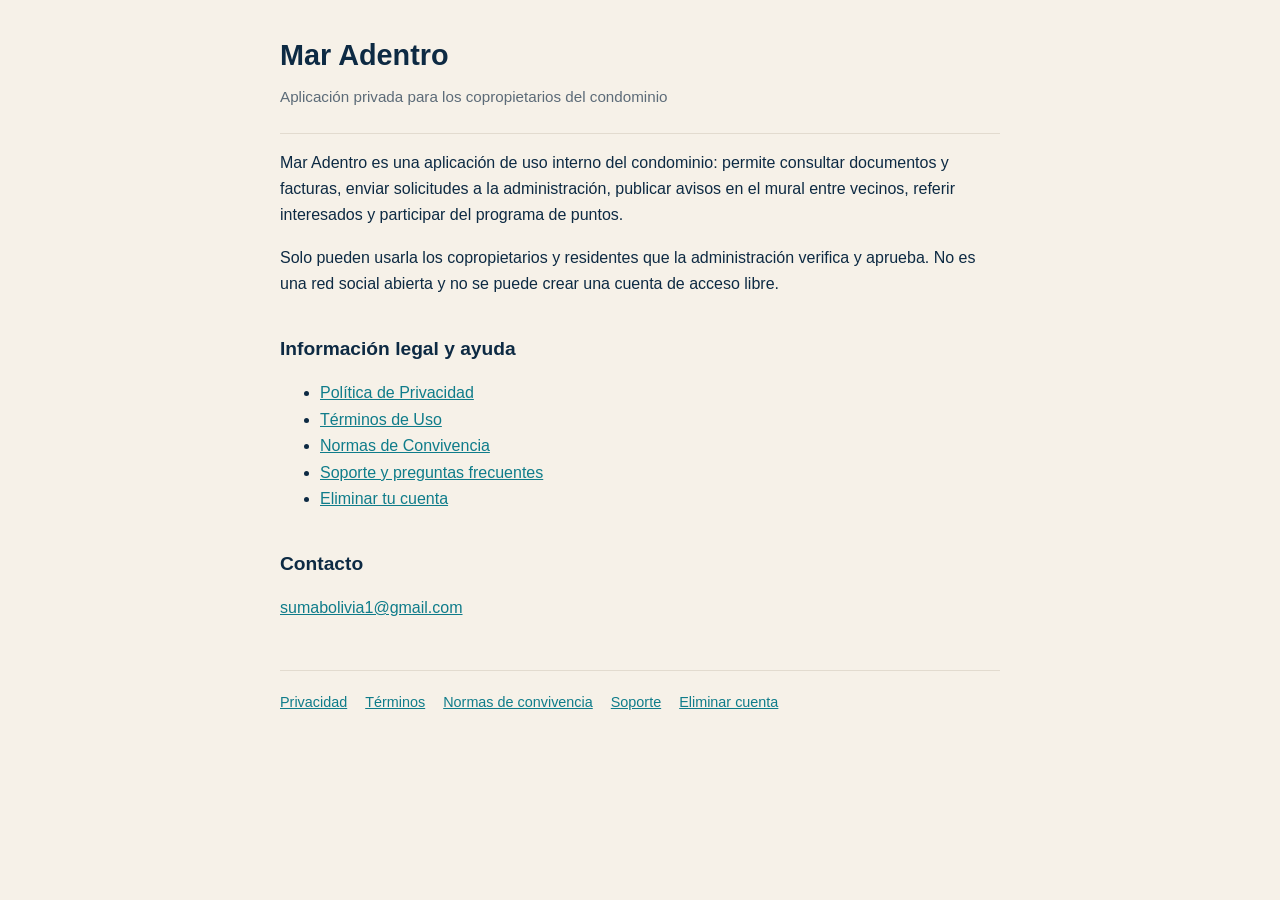
<file: index.html>
<!DOCTYPE html>
<html lang="es">
<head>
<meta charset="utf-8">
<meta name="viewport" content="width=device-width, initial-scale=1">
<title>Mar Adentro — Información legal y soporte</title>
<link rel="stylesheet" href="estilo.css">
</head>
<body>
<header>
  <h1>Mar Adentro</h1>
  <p>Aplicación privada para los copropietarios del condominio</p>
</header>
<main>

<p>Mar Adentro es una aplicación de uso interno del condominio: permite consultar documentos
y facturas, enviar solicitudes a la administración, publicar avisos en el mural entre
vecinos, referir interesados y participar del programa de puntos.</p>

<p>Solo pueden usarla los copropietarios y residentes que la administración verifica y
aprueba. No es una red social abierta y no se puede crear una cuenta de acceso libre.</p>

<h2>Información legal y ayuda</h2>
<ul>
  <li><a href="privacidad.html">Política de Privacidad</a></li>
  <li><a href="terminos.html">Términos de Uso</a></li>
  <li><a href="normas-convivencia.html">Normas de Convivencia</a></li>
  <li><a href="soporte.html">Soporte y preguntas frecuentes</a></li>
  <li><a href="eliminar-cuenta.html">Eliminar tu cuenta</a></li>
</ul>

<h2>Contacto</h2>
<p><a href="mailto:sumabolivia1@gmail.com">sumabolivia1@gmail.com</a></p>

</main>
<nav class="pie">
  <a href="privacidad.html">Privacidad</a>
  <a href="terminos.html">Términos</a>
  <a href="normas-convivencia.html">Normas de convivencia</a>
  <a href="soporte.html">Soporte</a>
  <a href="eliminar-cuenta.html">Eliminar cuenta</a>
</nav>
</body>
</html>
</file>
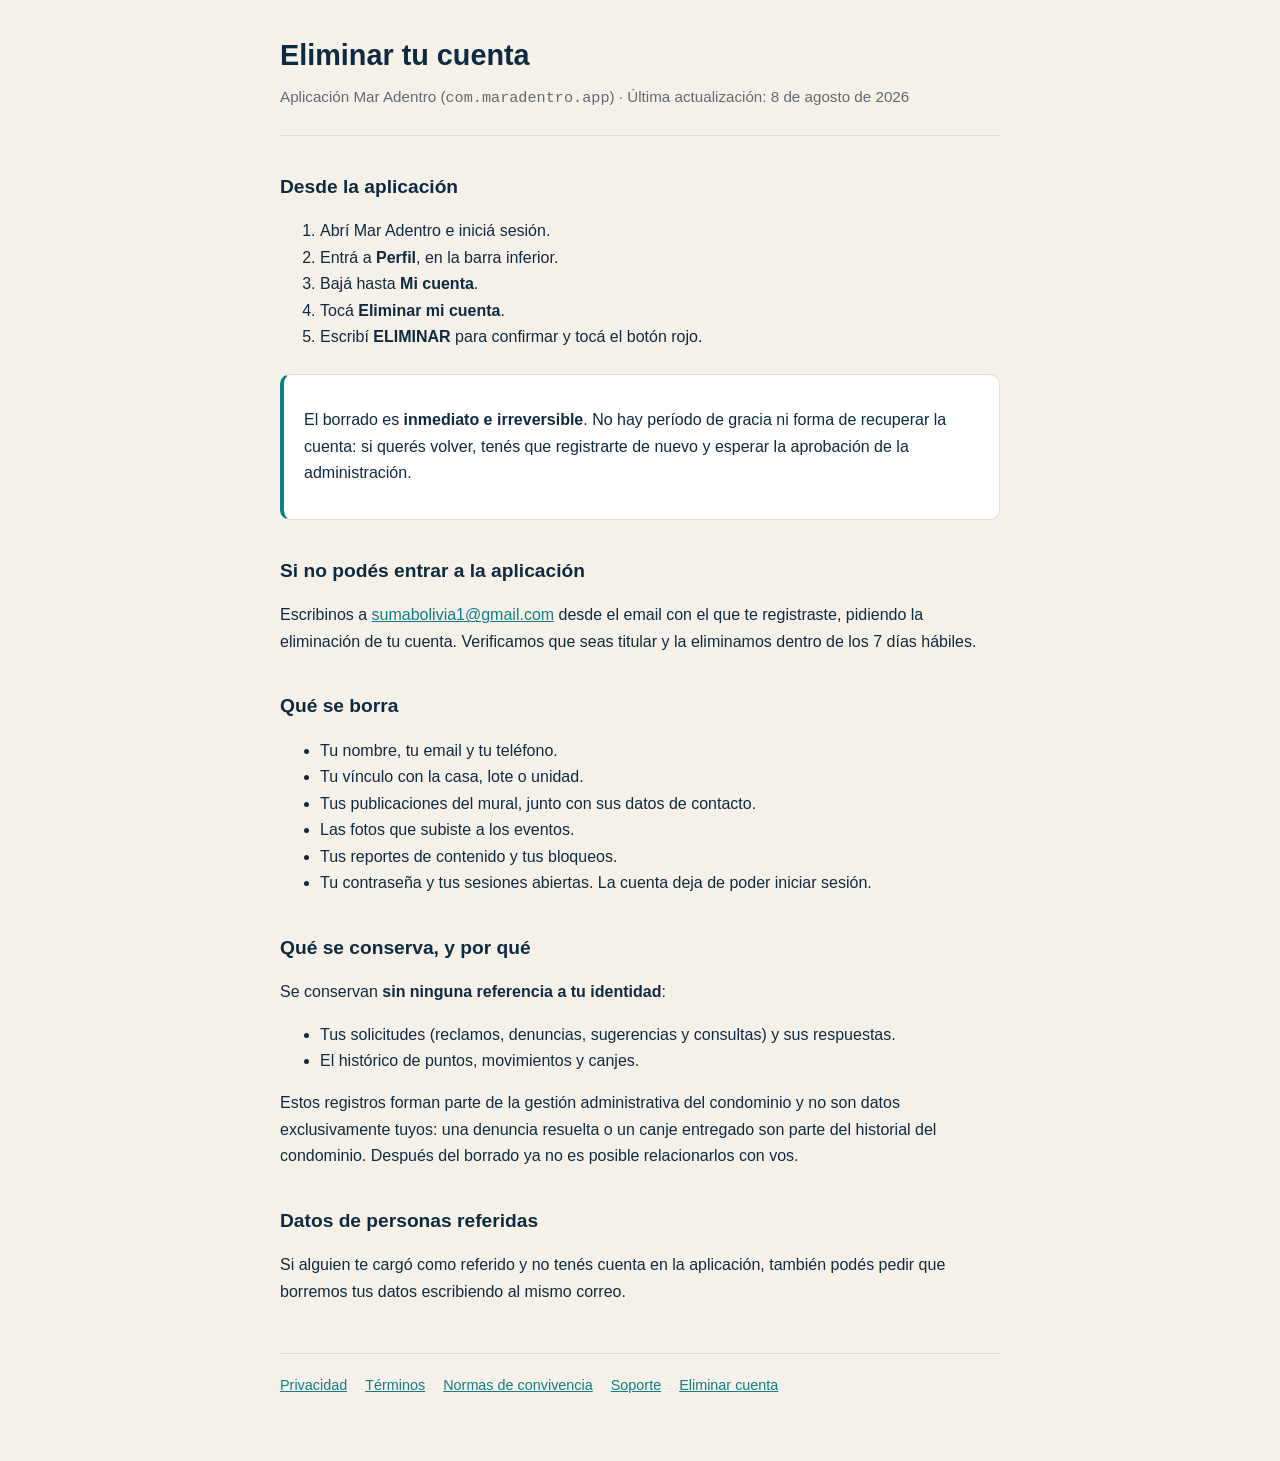
<file: eliminar-cuenta.html>
<!DOCTYPE html>
<html lang="es">
<head>
<meta charset="utf-8">
<meta name="viewport" content="width=device-width, initial-scale=1">
<title>Eliminar tu cuenta — Mar Adentro</title>
<link rel="stylesheet" href="estilo.css">
</head>
<body>
<header>
  <h1>Eliminar tu cuenta</h1>
  <p>Aplicación Mar Adentro (<code>com.maradentro.app</code>) · Última actualización: 8 de agosto de 2026</p>
</header>
<main>

<h2>Desde la aplicación</h2>
<ol>
  <li>Abrí Mar Adentro e iniciá sesión.</li>
  <li>Entrá a <strong>Perfil</strong>, en la barra inferior.</li>
  <li>Bajá hasta <strong>Mi cuenta</strong>.</li>
  <li>Tocá <strong>Eliminar mi cuenta</strong>.</li>
  <li>Escribí <strong>ELIMINAR</strong> para confirmar y tocá el botón rojo.</li>
</ol>

<div class="destacado">
  <p>El borrado es <strong>inmediato e irreversible</strong>. No hay período de gracia ni forma
  de recuperar la cuenta: si querés volver, tenés que registrarte de nuevo y esperar la
  aprobación de la administración.</p>
</div>

<h2>Si no podés entrar a la aplicación</h2>
<p>Escribinos a <a href="mailto:sumabolivia1@gmail.com">sumabolivia1@gmail.com</a>
desde el email con el que te registraste, pidiendo la eliminación de tu cuenta. Verificamos
que seas titular y la eliminamos dentro de los 7 días hábiles.</p>

<h2>Qué se borra</h2>
<ul>
  <li>Tu nombre, tu email y tu teléfono.</li>
  <li>Tu vínculo con la casa, lote o unidad.</li>
  <li>Tus publicaciones del mural, junto con sus datos de contacto.</li>
  <li>Las fotos que subiste a los eventos.</li>
  <li>Tus reportes de contenido y tus bloqueos.</li>
  <li>Tu contraseña y tus sesiones abiertas. La cuenta deja de poder iniciar sesión.</li>
</ul>

<h2>Qué se conserva, y por qué</h2>
<p>Se conservan <strong>sin ninguna referencia a tu identidad</strong>:</p>
<ul>
  <li>Tus solicitudes (reclamos, denuncias, sugerencias y consultas) y sus respuestas.</li>
  <li>El histórico de puntos, movimientos y canjes.</li>
</ul>
<p>Estos registros forman parte de la gestión administrativa del condominio y no son datos
exclusivamente tuyos: una denuncia resuelta o un canje entregado son parte del historial del
condominio. Después del borrado ya no es posible relacionarlos con vos.</p>

<h2>Datos de personas referidas</h2>
<p>Si alguien te cargó como referido y no tenés cuenta en la aplicación, también podés pedir
que borremos tus datos escribiendo al mismo correo.</p>

</main>
<nav class="pie">
  <a href="privacidad.html">Privacidad</a>
  <a href="terminos.html">Términos</a>
  <a href="normas-convivencia.html">Normas de convivencia</a>
  <a href="soporte.html">Soporte</a>
  <a href="eliminar-cuenta.html">Eliminar cuenta</a>
</nav>
</body>
</html>
</file>
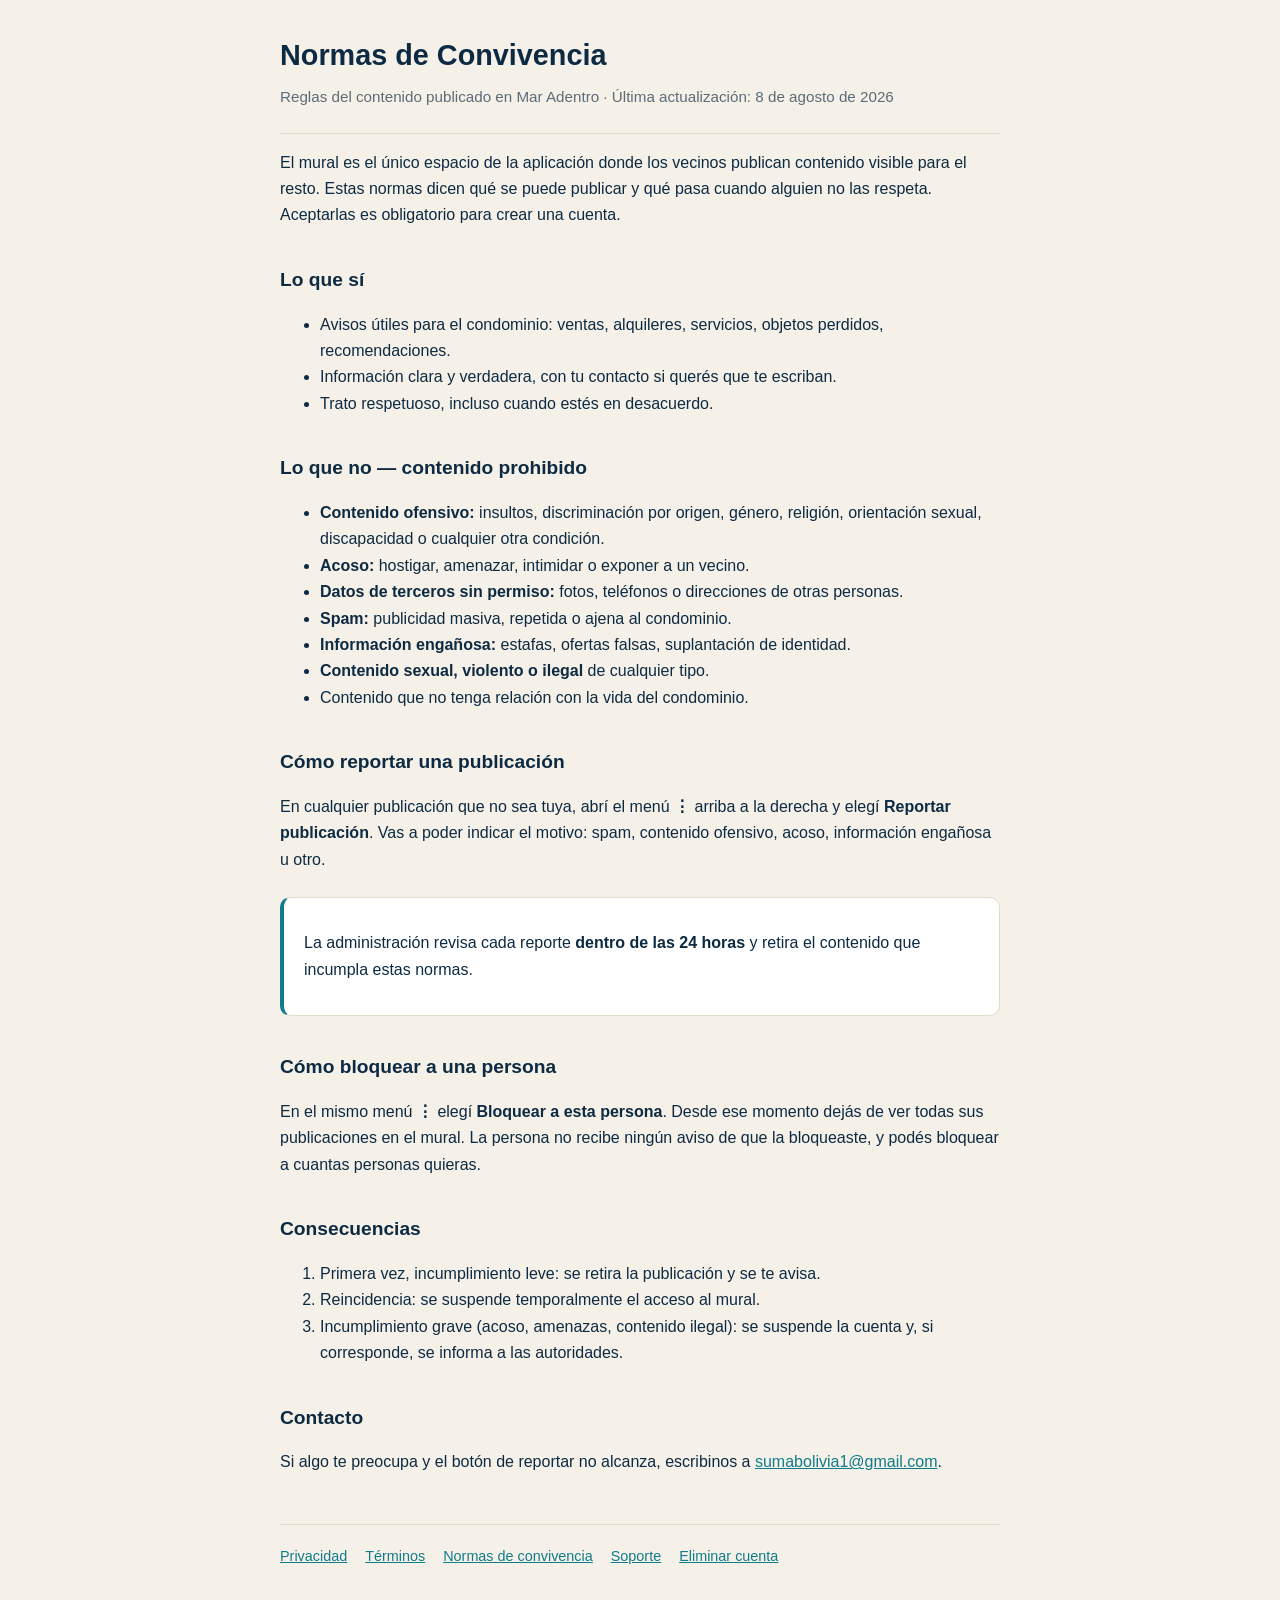
<file: normas-convivencia.html>
<!DOCTYPE html>
<html lang="es">
<head>
<meta charset="utf-8">
<meta name="viewport" content="width=device-width, initial-scale=1">
<title>Normas de Convivencia — Mar Adentro</title>
<link rel="stylesheet" href="estilo.css">
</head>
<body>
<header>
  <h1>Normas de Convivencia</h1>
  <p>Reglas del contenido publicado en Mar Adentro · Última actualización: 8 de agosto de 2026</p>
</header>
<main>

<p>El mural es el único espacio de la aplicación donde los vecinos publican contenido visible
para el resto. Estas normas dicen qué se puede publicar y qué pasa cuando alguien no las
respeta. Aceptarlas es obligatorio para crear una cuenta.</p>

<h2>Lo que sí</h2>
<ul>
  <li>Avisos útiles para el condominio: ventas, alquileres, servicios, objetos perdidos,
      recomendaciones.</li>
  <li>Información clara y verdadera, con tu contacto si querés que te escriban.</li>
  <li>Trato respetuoso, incluso cuando estés en desacuerdo.</li>
</ul>

<h2>Lo que no — contenido prohibido</h2>
<ul>
  <li><strong>Contenido ofensivo:</strong> insultos, discriminación por origen, género,
      religión, orientación sexual, discapacidad o cualquier otra condición.</li>
  <li><strong>Acoso:</strong> hostigar, amenazar, intimidar o exponer a un vecino.</li>
  <li><strong>Datos de terceros sin permiso:</strong> fotos, teléfonos o direcciones de otras
      personas.</li>
  <li><strong>Spam:</strong> publicidad masiva, repetida o ajena al condominio.</li>
  <li><strong>Información engañosa:</strong> estafas, ofertas falsas, suplantación de identidad.</li>
  <li><strong>Contenido sexual, violento o ilegal</strong> de cualquier tipo.</li>
  <li>Contenido que no tenga relación con la vida del condominio.</li>
</ul>

<h2>Cómo reportar una publicación</h2>
<p>En cualquier publicación que no sea tuya, abrí el menú <strong>⋮</strong> arriba a la
derecha y elegí <strong>Reportar publicación</strong>. Vas a poder indicar el motivo:
spam, contenido ofensivo, acoso, información engañosa u otro.</p>

<div class="destacado">
  <p>La administración revisa cada reporte <strong>dentro de las 24 horas</strong> y retira
  el contenido que incumpla estas normas.</p>
</div>

<h2>Cómo bloquear a una persona</h2>
<p>En el mismo menú <strong>⋮</strong> elegí <strong>Bloquear a esta persona</strong>. Desde
ese momento dejás de ver todas sus publicaciones en el mural. La persona no recibe ningún
aviso de que la bloqueaste, y podés bloquear a cuantas personas quieras.</p>

<h2>Consecuencias</h2>
<ol>
  <li>Primera vez, incumplimiento leve: se retira la publicación y se te avisa.</li>
  <li>Reincidencia: se suspende temporalmente el acceso al mural.</li>
  <li>Incumplimiento grave (acoso, amenazas, contenido ilegal): se suspende la cuenta y, si
      corresponde, se informa a las autoridades.</li>
</ol>

<h2>Contacto</h2>
<p>Si algo te preocupa y el botón de reportar no alcanza, escribinos a
<a href="mailto:sumabolivia1@gmail.com">sumabolivia1@gmail.com</a>.</p>

</main>
<nav class="pie">
  <a href="privacidad.html">Privacidad</a>
  <a href="terminos.html">Términos</a>
  <a href="normas-convivencia.html">Normas de convivencia</a>
  <a href="soporte.html">Soporte</a>
  <a href="eliminar-cuenta.html">Eliminar cuenta</a>
</nav>
</body>
</html>
</file>
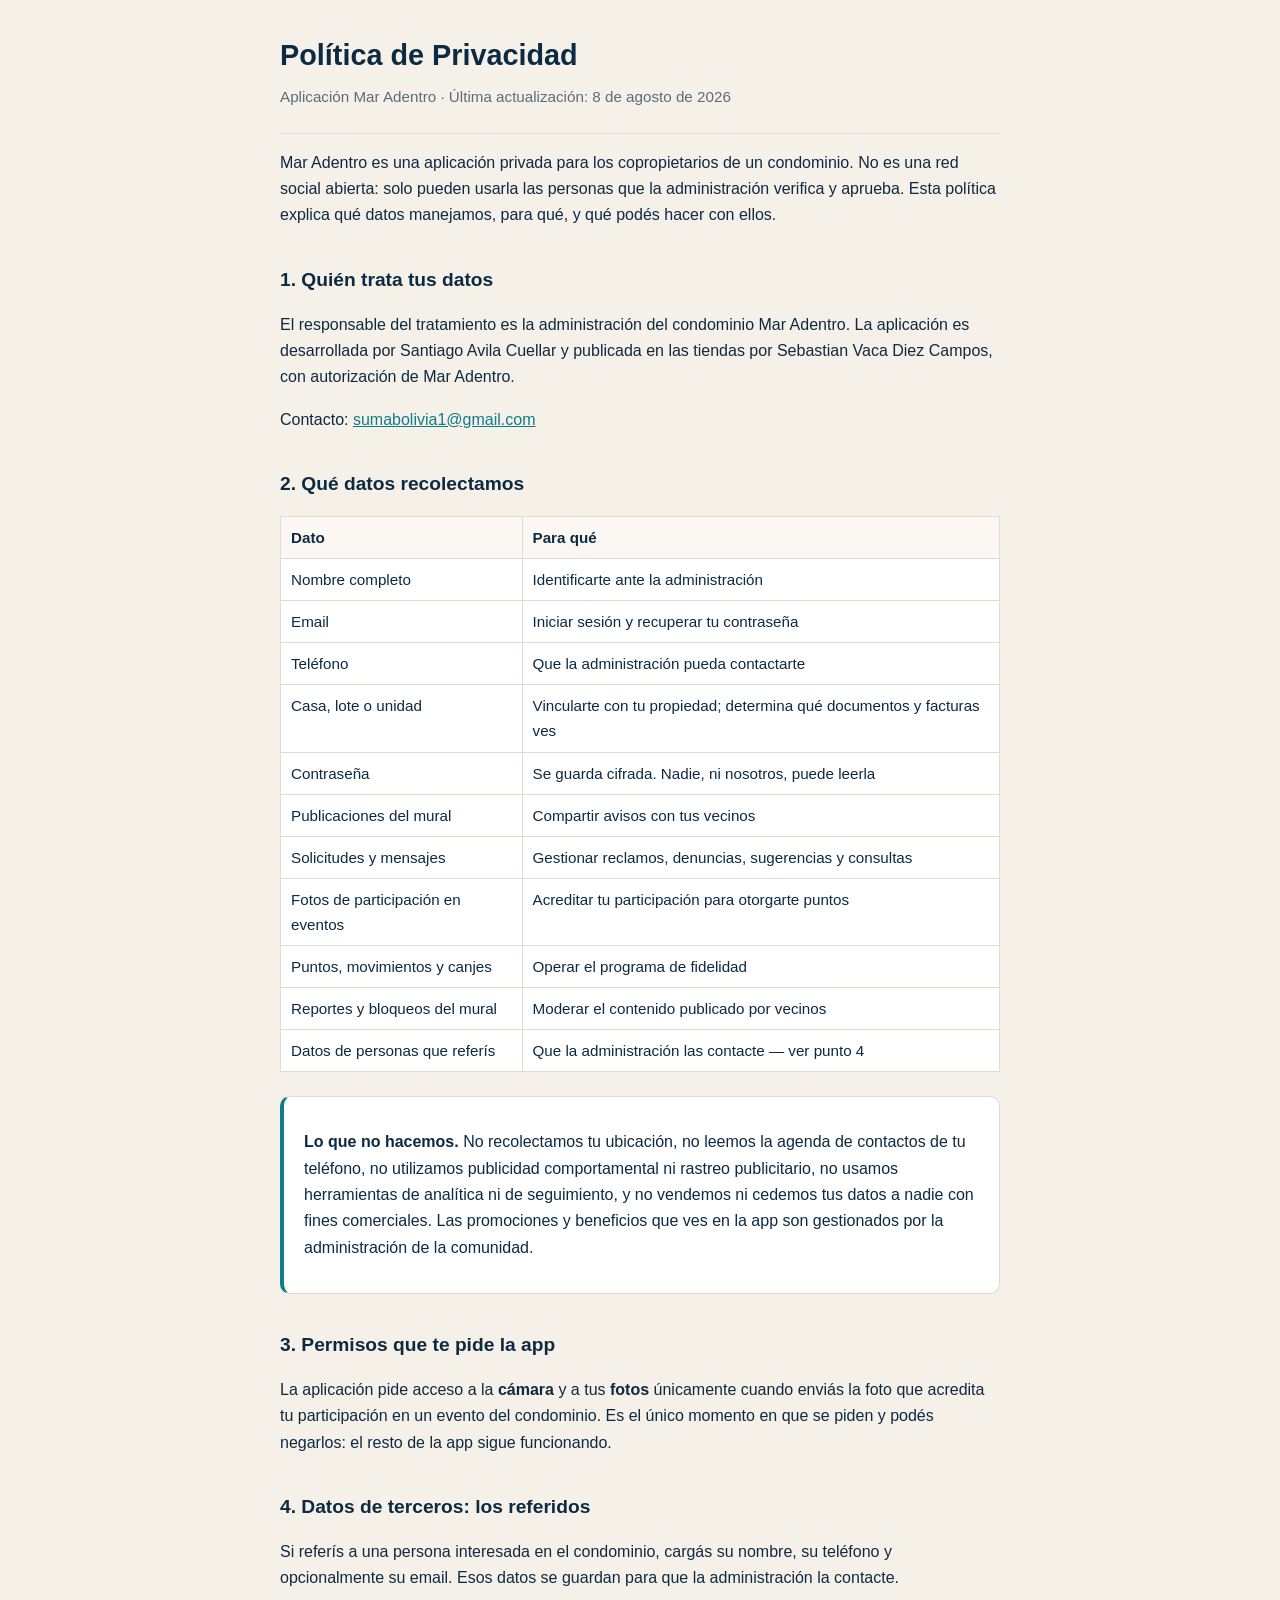
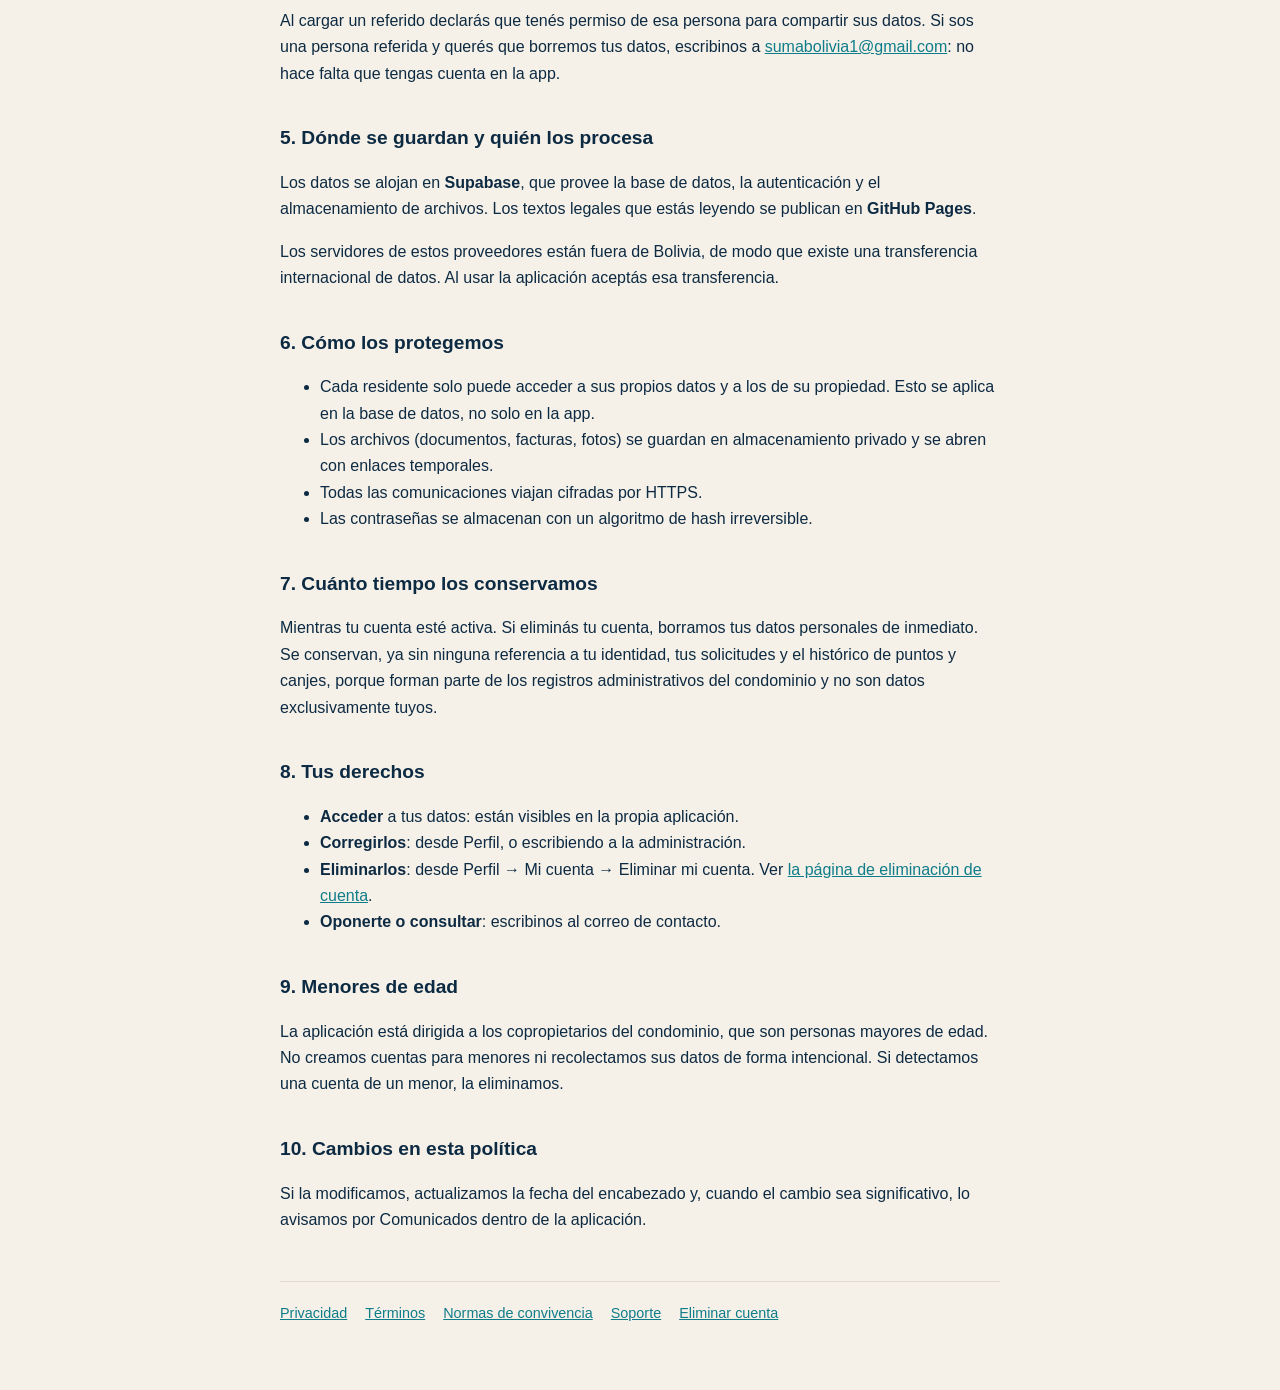
<file: privacidad.html>
<!DOCTYPE html>
<html lang="es">
<head>
<meta charset="utf-8">
<meta name="viewport" content="width=device-width, initial-scale=1">
<title>Política de Privacidad — Mar Adentro</title>
<link rel="stylesheet" href="estilo.css">
</head>
<body>
<header>
  <h1>Política de Privacidad</h1>
  <p>Aplicación Mar Adentro · Última actualización: 8 de agosto de 2026</p>
</header>
<main>

<p>Mar Adentro es una aplicación privada para los copropietarios de un condominio.
No es una red social abierta: solo pueden usarla las personas que la administración
verifica y aprueba. Esta política explica qué datos manejamos, para qué, y qué podés
hacer con ellos.</p>

<h2>1. Quién trata tus datos</h2>
<p>El responsable del tratamiento es la administración del condominio Mar Adentro.
La aplicación es desarrollada por Santiago Avila Cuellar y publicada en las tiendas por
Sebastian Vaca Diez Campos, con autorización de Mar Adentro.</p>
<p>Contacto: <a href="mailto:sumabolivia1@gmail.com">sumabolivia1@gmail.com</a></p>

<h2>2. Qué datos recolectamos</h2>
<table>
  <tr><th>Dato</th><th>Para qué</th></tr>
  <tr><td>Nombre completo</td><td>Identificarte ante la administración</td></tr>
  <tr><td>Email</td><td>Iniciar sesión y recuperar tu contraseña</td></tr>
  <tr><td>Teléfono</td><td>Que la administración pueda contactarte</td></tr>
  <tr><td>Casa, lote o unidad</td><td>Vincularte con tu propiedad; determina qué documentos y facturas ves</td></tr>
  <tr><td>Contraseña</td><td>Se guarda cifrada. Nadie, ni nosotros, puede leerla</td></tr>
  <tr><td>Publicaciones del mural</td><td>Compartir avisos con tus vecinos</td></tr>
  <tr><td>Solicitudes y mensajes</td><td>Gestionar reclamos, denuncias, sugerencias y consultas</td></tr>
  <tr><td>Fotos de participación en eventos</td><td>Acreditar tu participación para otorgarte puntos</td></tr>
  <tr><td>Puntos, movimientos y canjes</td><td>Operar el programa de fidelidad</td></tr>
  <tr><td>Reportes y bloqueos del mural</td><td>Moderar el contenido publicado por vecinos</td></tr>
  <tr><td>Datos de personas que referís</td><td>Que la administración las contacte — ver punto 4</td></tr>
</table>

<div class="destacado">
  <p><strong>Lo que no hacemos.</strong> No recolectamos tu ubicación, no leemos la agenda
  de contactos de tu teléfono, no utilizamos publicidad comportamental ni rastreo
  publicitario, no usamos herramientas de analítica ni de seguimiento, y no vendemos ni
  cedemos tus datos a nadie con fines comerciales. Las promociones y beneficios que ves en
  la app son gestionados por la administración de la comunidad.</p>
</div>

<h2>3. Permisos que te pide la app</h2>
<p>La aplicación pide acceso a la <strong>cámara</strong> y a tus <strong>fotos</strong>
únicamente cuando enviás la foto que acredita tu participación en un evento del condominio.
Es el único momento en que se piden y podés negarlos: el resto de la app sigue funcionando.</p>

<h2>4. Datos de terceros: los referidos</h2>
<p>Si referís a una persona interesada en el condominio, cargás su nombre, su teléfono y
opcionalmente su email. Esos datos se guardan para que la administración la contacte.</p>
<p>Al cargar un referido declarás que tenés permiso de esa persona para compartir sus datos.
Si sos una persona referida y querés que borremos tus datos, escribinos a
<a href="mailto:sumabolivia1@gmail.com">sumabolivia1@gmail.com</a>: no hace falta
que tengas cuenta en la app.</p>

<h2>5. Dónde se guardan y quién los procesa</h2>
<p>Los datos se alojan en <strong>Supabase</strong>, que provee la base de datos, la
autenticación y el almacenamiento de archivos. Los textos legales que estás leyendo se
publican en <strong>GitHub Pages</strong>.</p>
<p>Los servidores de estos proveedores están fuera de Bolivia, de modo que existe una
transferencia internacional de datos. Al usar la aplicación aceptás esa transferencia.</p>

<h2>6. Cómo los protegemos</h2>
<ul>
  <li>Cada residente solo puede acceder a sus propios datos y a los de su propiedad. Esto se
      aplica en la base de datos, no solo en la app.</li>
  <li>Los archivos (documentos, facturas, fotos) se guardan en almacenamiento privado y se
      abren con enlaces temporales.</li>
  <li>Todas las comunicaciones viajan cifradas por HTTPS.</li>
  <li>Las contraseñas se almacenan con un algoritmo de hash irreversible.</li>
</ul>

<h2>7. Cuánto tiempo los conservamos</h2>
<p>Mientras tu cuenta esté activa. Si eliminás tu cuenta, borramos tus datos personales
de inmediato. Se conservan, ya sin ninguna referencia a tu identidad, tus solicitudes y el
histórico de puntos y canjes, porque forman parte de los registros administrativos del
condominio y no son datos exclusivamente tuyos.</p>

<h2>8. Tus derechos</h2>
<ul>
  <li><strong>Acceder</strong> a tus datos: están visibles en la propia aplicación.</li>
  <li><strong>Corregirlos</strong>: desde Perfil, o escribiendo a la administración.</li>
  <li><strong>Eliminarlos</strong>: desde Perfil → Mi cuenta → Eliminar mi cuenta.
      Ver <a href="eliminar-cuenta.html">la página de eliminación de cuenta</a>.</li>
  <li><strong>Oponerte o consultar</strong>: escribinos al correo de contacto.</li>
</ul>

<h2>9. Menores de edad</h2>
<p>La aplicación está dirigida a los copropietarios del condominio, que son personas mayores
de edad. No creamos cuentas para menores ni recolectamos sus datos de forma intencional. Si
detectamos una cuenta de un menor, la eliminamos.</p>

<h2>10. Cambios en esta política</h2>
<p>Si la modificamos, actualizamos la fecha del encabezado y, cuando el cambio sea
significativo, lo avisamos por Comunicados dentro de la aplicación.</p>

</main>
<nav class="pie">
  <a href="privacidad.html">Privacidad</a>
  <a href="terminos.html">Términos</a>
  <a href="normas-convivencia.html">Normas de convivencia</a>
  <a href="soporte.html">Soporte</a>
  <a href="eliminar-cuenta.html">Eliminar cuenta</a>
</nav>
</body>
</html>
</file>
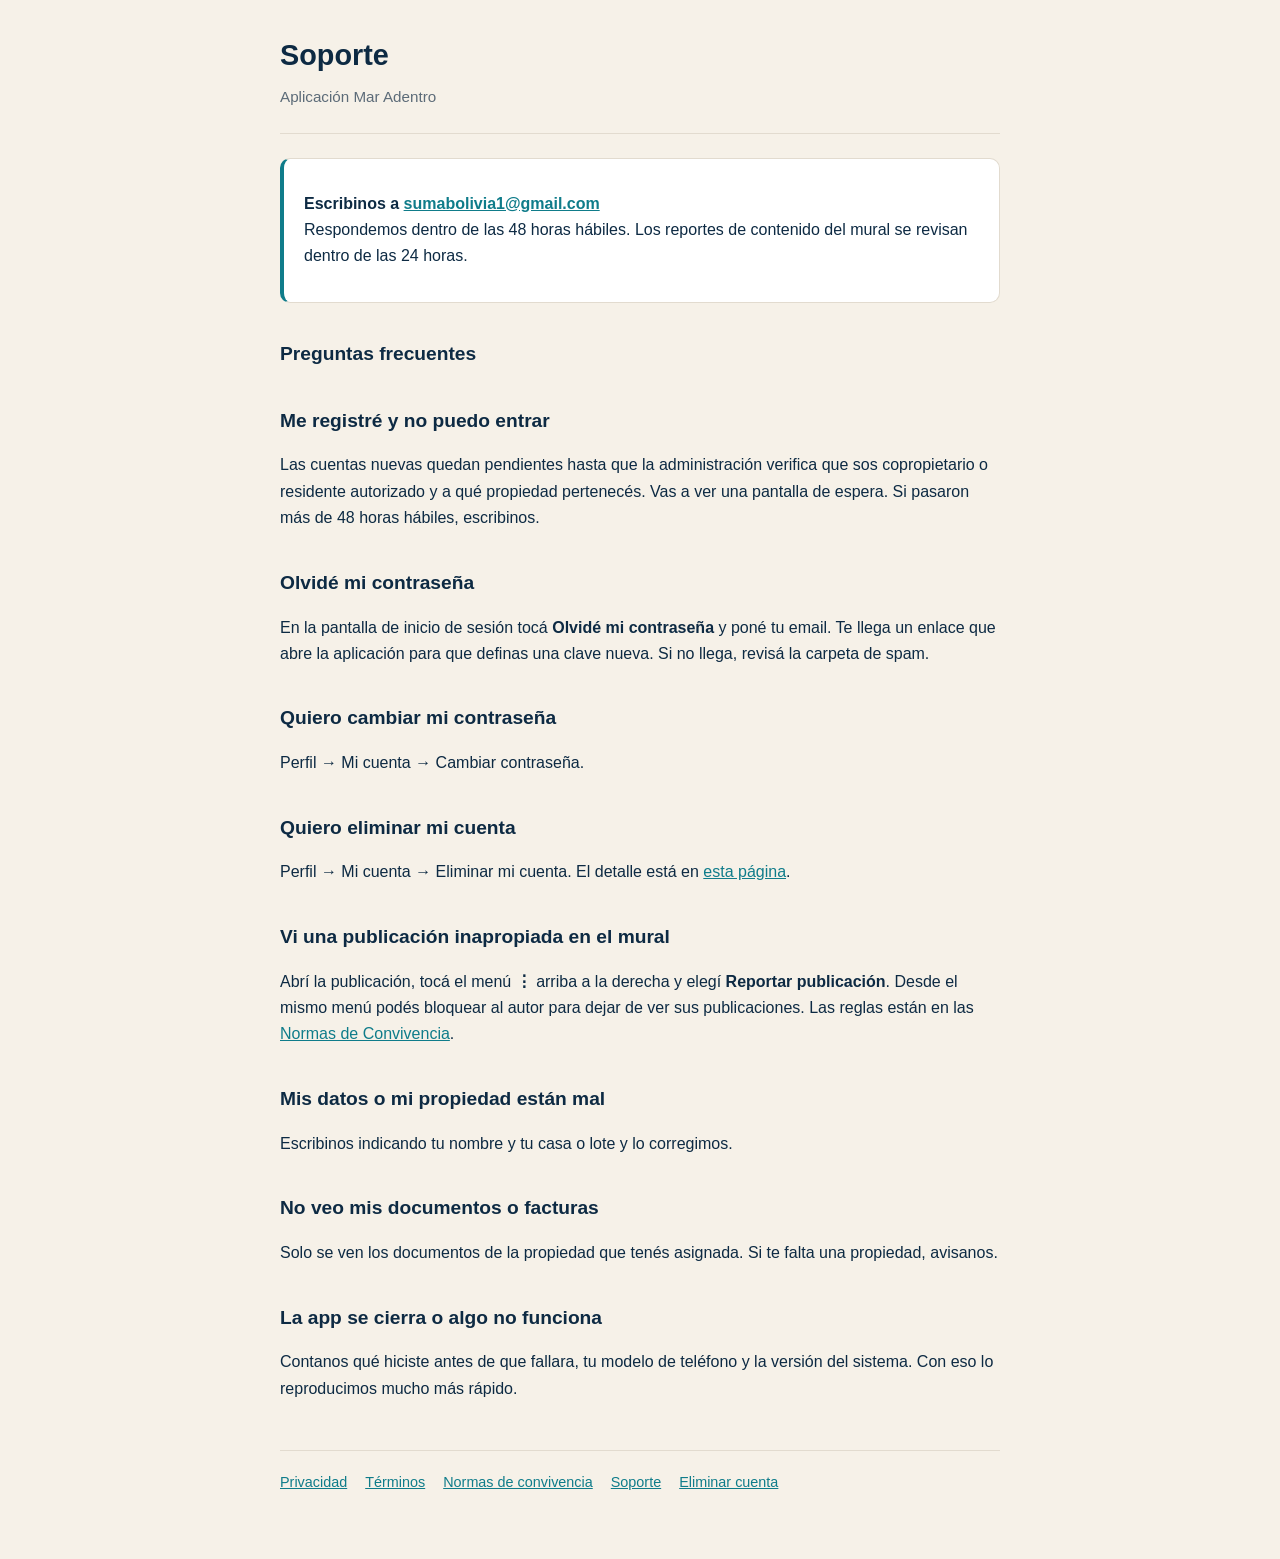
<file: soporte.html>
<!DOCTYPE html>
<html lang="es">
<head>
<meta charset="utf-8">
<meta name="viewport" content="width=device-width, initial-scale=1">
<title>Soporte — Mar Adentro</title>
<link rel="stylesheet" href="estilo.css">
</head>
<body>
<header>
  <h1>Soporte</h1>
  <p>Aplicación Mar Adentro</p>
</header>
<main>

<div class="destacado">
  <p><strong>Escribinos a
  <a href="mailto:sumabolivia1@gmail.com">sumabolivia1@gmail.com</a></strong><br>
  Respondemos dentro de las 48 horas hábiles. Los reportes de contenido del mural se revisan
  dentro de las 24 horas.</p>
</div>

<h2>Preguntas frecuentes</h2>

<h2>Me registré y no puedo entrar</h2>
<p>Las cuentas nuevas quedan pendientes hasta que la administración verifica que sos
copropietario o residente autorizado y a qué propiedad pertenecés. Vas a ver una pantalla de
espera. Si pasaron más de 48 horas hábiles, escribinos.</p>

<h2>Olvidé mi contraseña</h2>
<p>En la pantalla de inicio de sesión tocá <strong>Olvidé mi contraseña</strong> y poné tu
email. Te llega un enlace que abre la aplicación para que definas una clave nueva. Si no
llega, revisá la carpeta de spam.</p>

<h2>Quiero cambiar mi contraseña</h2>
<p>Perfil → Mi cuenta → Cambiar contraseña.</p>

<h2>Quiero eliminar mi cuenta</h2>
<p>Perfil → Mi cuenta → Eliminar mi cuenta. El detalle está en
<a href="eliminar-cuenta.html">esta página</a>.</p>

<h2>Vi una publicación inapropiada en el mural</h2>
<p>Abrí la publicación, tocá el menú <strong>⋮</strong> arriba a la derecha y elegí
<strong>Reportar publicación</strong>. Desde el mismo menú podés bloquear al autor para dejar
de ver sus publicaciones. Las reglas están en las
<a href="normas-convivencia.html">Normas de Convivencia</a>.</p>

<h2>Mis datos o mi propiedad están mal</h2>
<p>Escribinos indicando tu nombre y tu casa o lote y lo corregimos.</p>

<h2>No veo mis documentos o facturas</h2>
<p>Solo se ven los documentos de la propiedad que tenés asignada. Si te falta una propiedad,
avisanos.</p>

<h2>La app se cierra o algo no funciona</h2>
<p>Contanos qué hiciste antes de que fallara, tu modelo de teléfono y la versión del sistema.
Con eso lo reproducimos mucho más rápido.</p>

</main>
<nav class="pie">
  <a href="privacidad.html">Privacidad</a>
  <a href="terminos.html">Términos</a>
  <a href="normas-convivencia.html">Normas de convivencia</a>
  <a href="soporte.html">Soporte</a>
  <a href="eliminar-cuenta.html">Eliminar cuenta</a>
</nav>
</body>
</html>
</file>
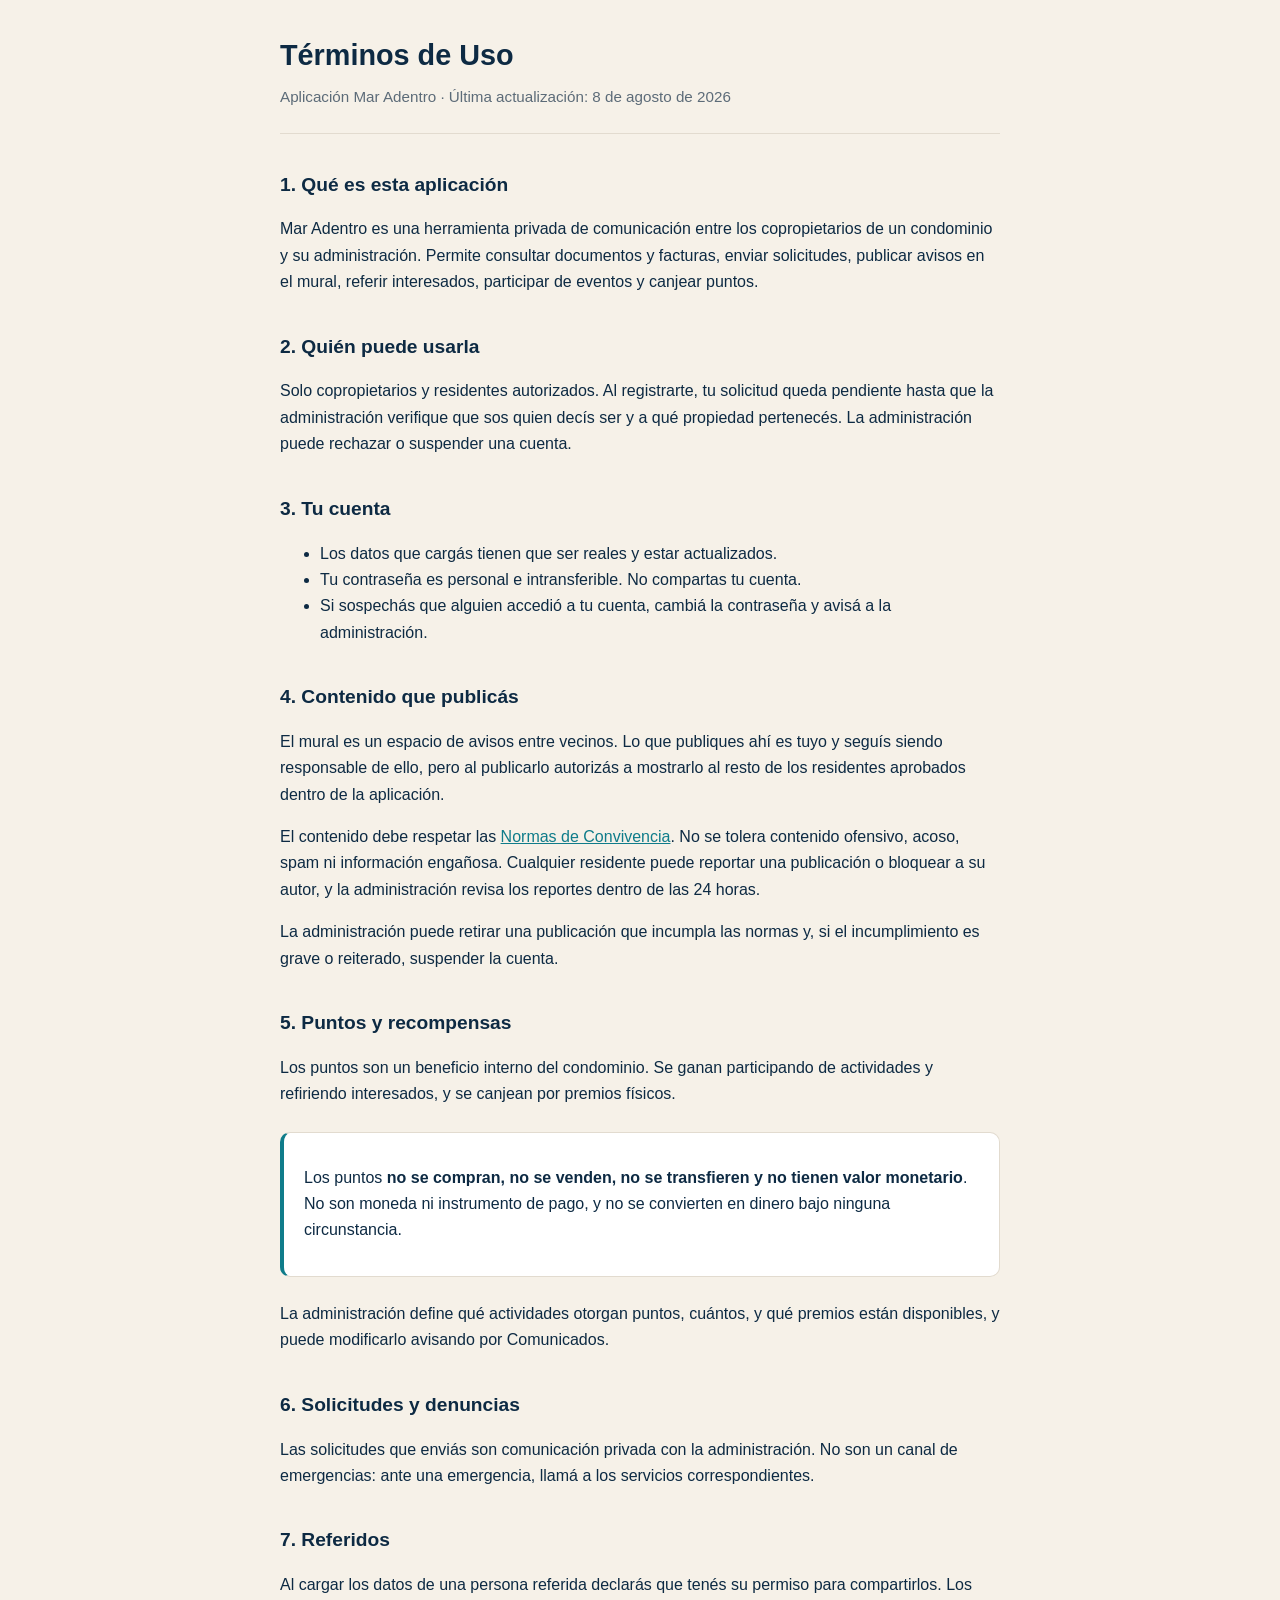
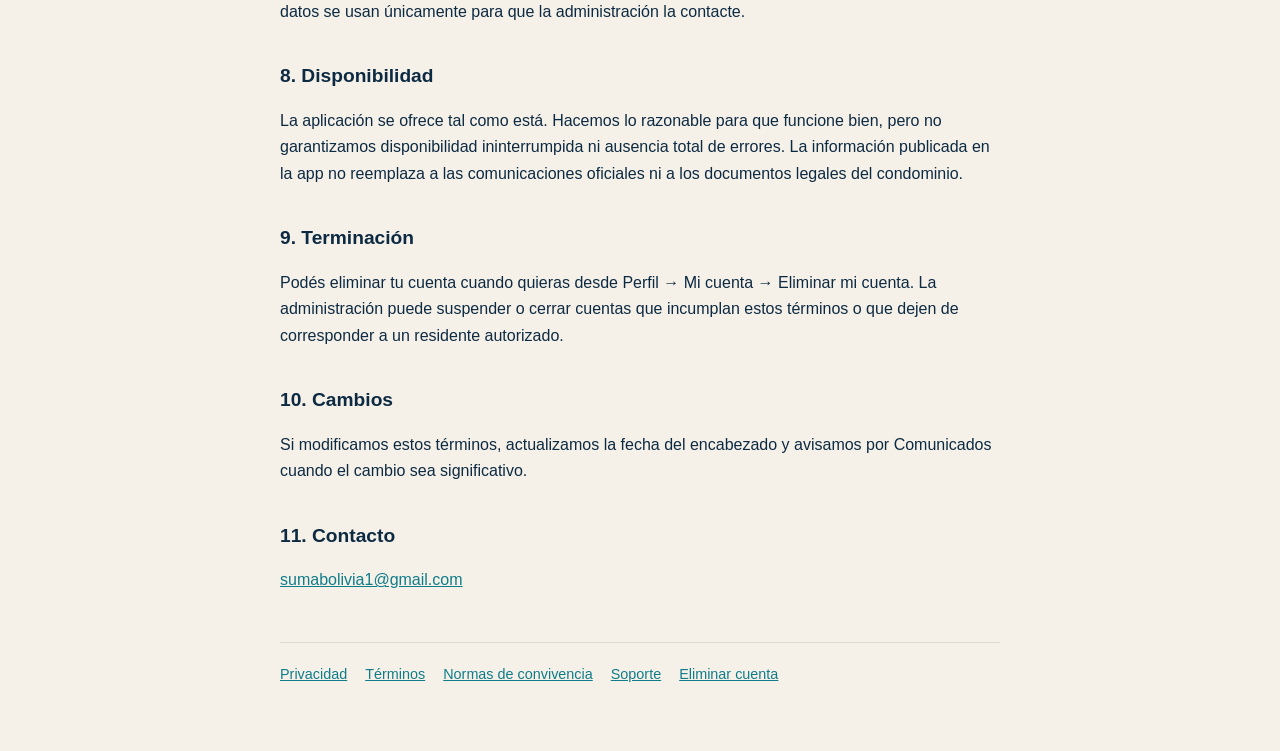
<file: terminos.html>
<!DOCTYPE html>
<html lang="es">
<head>
<meta charset="utf-8">
<meta name="viewport" content="width=device-width, initial-scale=1">
<title>Términos de Uso — Mar Adentro</title>
<link rel="stylesheet" href="estilo.css">
</head>
<body>
<header>
  <h1>Términos de Uso</h1>
  <p>Aplicación Mar Adentro · Última actualización: 8 de agosto de 2026</p>
</header>
<main>

<h2>1. Qué es esta aplicación</h2>
<p>Mar Adentro es una herramienta privada de comunicación entre los copropietarios de un
condominio y su administración. Permite consultar documentos y facturas, enviar solicitudes,
publicar avisos en el mural, referir interesados, participar de eventos y canjear puntos.</p>

<h2>2. Quién puede usarla</h2>
<p>Solo copropietarios y residentes autorizados. Al registrarte, tu solicitud queda pendiente
hasta que la administración verifique que sos quien decís ser y a qué propiedad pertenecés.
La administración puede rechazar o suspender una cuenta.</p>

<h2>3. Tu cuenta</h2>
<ul>
  <li>Los datos que cargás tienen que ser reales y estar actualizados.</li>
  <li>Tu contraseña es personal e intransferible. No compartas tu cuenta.</li>
  <li>Si sospechás que alguien accedió a tu cuenta, cambiá la contraseña y avisá a la
      administración.</li>
</ul>

<h2>4. Contenido que publicás</h2>
<p>El mural es un espacio de avisos entre vecinos. Lo que publiques ahí es tuyo y seguís
siendo responsable de ello, pero al publicarlo autorizás a mostrarlo al resto de los
residentes aprobados dentro de la aplicación.</p>
<p>El contenido debe respetar las
<a href="normas-convivencia.html">Normas de Convivencia</a>. No se tolera contenido ofensivo,
acoso, spam ni información engañosa. Cualquier residente puede reportar una publicación o
bloquear a su autor, y la administración revisa los reportes dentro de las 24 horas.</p>
<p>La administración puede retirar una publicación que incumpla las normas y, si el
incumplimiento es grave o reiterado, suspender la cuenta.</p>

<h2>5. Puntos y recompensas</h2>
<p>Los puntos son un beneficio interno del condominio. Se ganan participando de actividades
y refiriendo interesados, y se canjean por premios físicos.</p>
<div class="destacado">
  <p>Los puntos <strong>no se compran, no se venden, no se transfieren y no tienen valor
  monetario</strong>. No son moneda ni instrumento de pago, y no se convierten en dinero
  bajo ninguna circunstancia.</p>
</div>
<p>La administración define qué actividades otorgan puntos, cuántos, y qué premios están
disponibles, y puede modificarlo avisando por Comunicados.</p>

<h2>6. Solicitudes y denuncias</h2>
<p>Las solicitudes que enviás son comunicación privada con la administración. No son un canal
de emergencias: ante una emergencia, llamá a los servicios correspondientes.</p>

<h2>7. Referidos</h2>
<p>Al cargar los datos de una persona referida declarás que tenés su permiso para
compartirlos. Los datos se usan únicamente para que la administración la contacte.</p>

<h2>8. Disponibilidad</h2>
<p>La aplicación se ofrece tal como está. Hacemos lo razonable para que funcione bien, pero
no garantizamos disponibilidad ininterrumpida ni ausencia total de errores. La información
publicada en la app no reemplaza a las comunicaciones oficiales ni a los documentos legales
del condominio.</p>

<h2>9. Terminación</h2>
<p>Podés eliminar tu cuenta cuando quieras desde Perfil → Mi cuenta → Eliminar mi cuenta.
La administración puede suspender o cerrar cuentas que incumplan estos términos o que dejen
de corresponder a un residente autorizado.</p>

<h2>10. Cambios</h2>
<p>Si modificamos estos términos, actualizamos la fecha del encabezado y avisamos por
Comunicados cuando el cambio sea significativo.</p>

<h2>11. Contacto</h2>
<p><a href="mailto:sumabolivia1@gmail.com">sumabolivia1@gmail.com</a></p>

</main>
<nav class="pie">
  <a href="privacidad.html">Privacidad</a>
  <a href="terminos.html">Términos</a>
  <a href="normas-convivencia.html">Normas de convivencia</a>
  <a href="soporte.html">Soporte</a>
  <a href="eliminar-cuenta.html">Eliminar cuenta</a>
</nav>
</body>
</html>
</file>
<file: estilo.css>
:root {
  --navy: #0d2a43;
  --turquoise: #0f7c8a;
  --sand: #f6f1e8;
  --line: #e2dbcf;
  --muted: #5c6b78;
}

* { box-sizing: border-box; }

body {
  margin: 0;
  padding: 0 20px 64px;
  background: var(--sand);
  color: var(--navy);
  font-family: -apple-system, BlinkMacSystemFont, "Segoe UI", Roboto, Helvetica, Arial, sans-serif;
  line-height: 1.65;
}

main {
  max-width: 720px;
  margin: 0 auto;
}

header {
  max-width: 720px;
  margin: 0 auto;
  padding: 32px 0 8px;
  border-bottom: 1px solid var(--line);
}

header p {
  margin: 4px 0 16px;
  color: var(--muted);
  font-size: 0.95rem;
}

h1 { font-size: 1.8rem; margin: 0; }
h2 { font-size: 1.2rem; margin-top: 2.2rem; }

a { color: var(--turquoise); }

.destacado {
  background: #fff;
  border: 1px solid var(--line);
  border-left: 4px solid var(--turquoise);
  border-radius: 10px;
  padding: 16px 20px;
  margin: 24px 0;
}

table {
  width: 100%;
  border-collapse: collapse;
  margin: 16px 0;
  background: #fff;
  font-size: 0.95rem;
}

th, td {
  border: 1px solid var(--line);
  padding: 8px 10px;
  text-align: left;
  vertical-align: top;
}

th { background: #fbf8f3; }

nav.pie {
  max-width: 720px;
  margin: 48px auto 0;
  padding-top: 20px;
  border-top: 1px solid var(--line);
  font-size: 0.9rem;
  color: var(--muted);
}

nav.pie a { margin-right: 14px; display: inline-block; }
</file>
